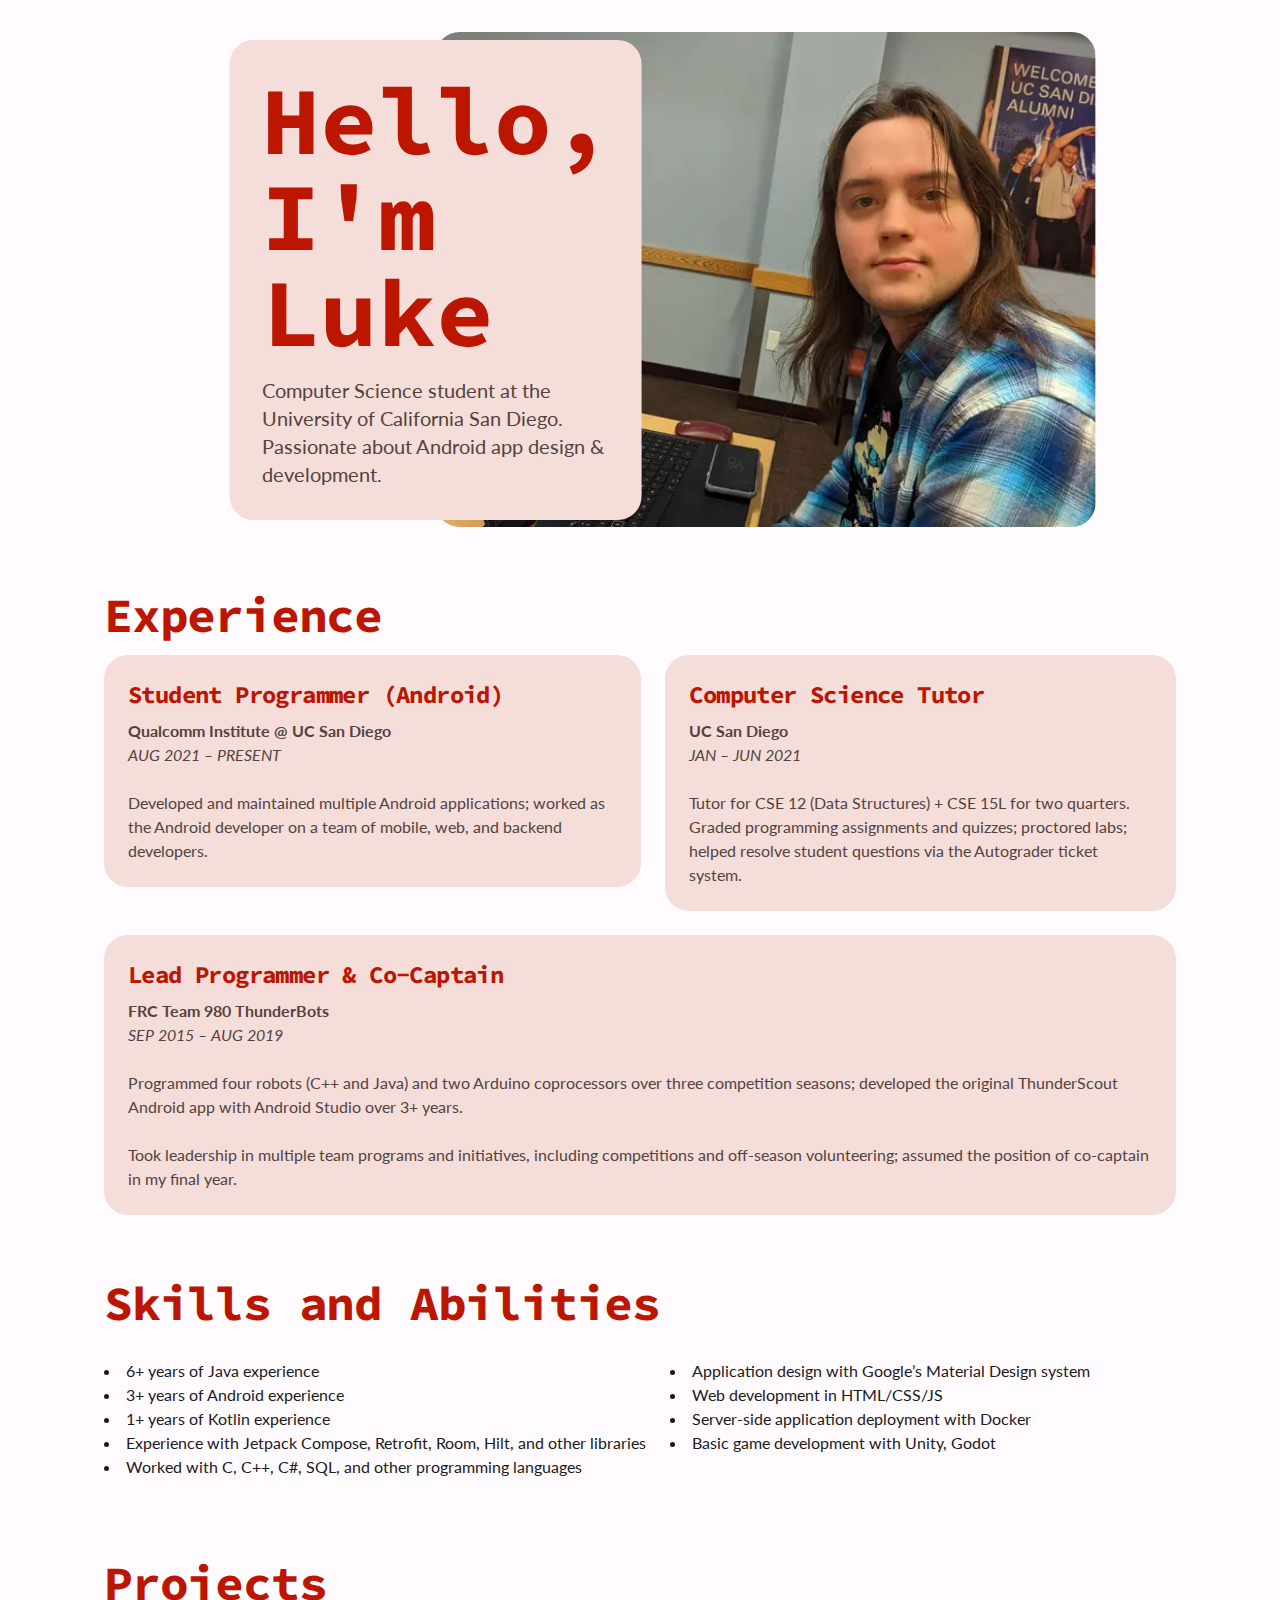
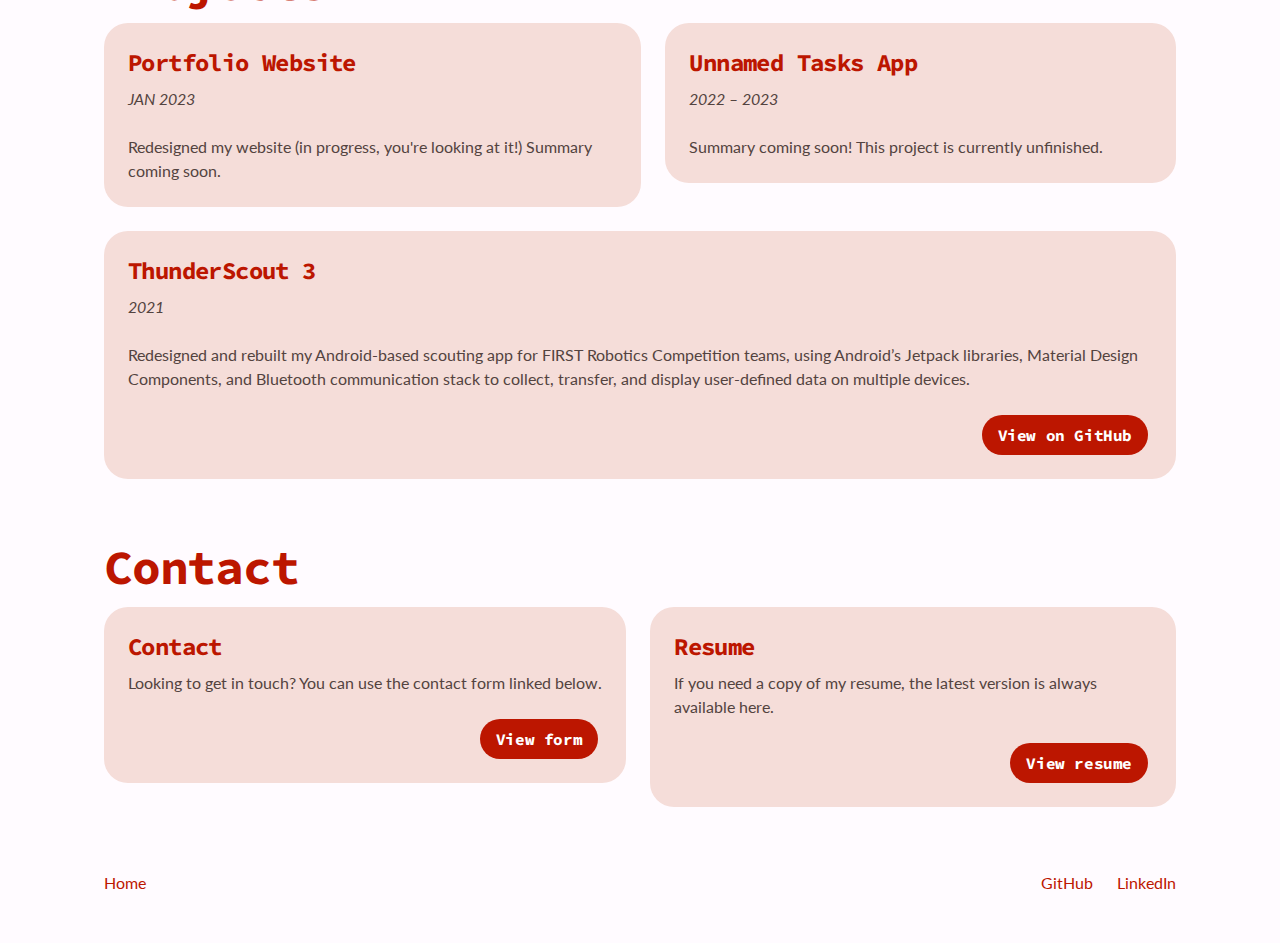
<file: index.html>
<!DOCTYPE html>
<html lang="en">
  <head>
    <meta charset="utf-8">
    <meta name="viewport" content="width=device-width">
    <meta name="color-scheme" content="light dark">
    <link rel="stylesheet" href="./styles.css">
    <link
      rel="stylesheet"
      href="https://fonts.googleapis.com/css2?family=Lato:ital,wght@0,400;0,700;1,400&amp;family=Source+Code+Pro:wght@700&amp;display=swap"
    >
    <!--<link rel="stylesheet" href="https://fonts.googleapis.com/css2?family=Material+Symbols+Outlined:opsz,wght,FILL,GRAD@48,400,0,0">-->
    <link rel="icon" href="./favicon.png">
    <title>Luke Myers</title>
  </head>
  <body>
    <header class="card main-header">
      <div class="card-content">
        <h1>Hello, I'm Luke</h1>
        <p>
          Computer Science student at the University of California San Diego.
          Passionate about Android app design & development.
        </p>
      </div>
      <picture>
        <img
          srcset="assets/images/header-640.webp 640w, assets/images/header-960.webp 960w, assets/images/header-1920.webp 1920w"
          sizes="50svw"
          alt="Photo of me!"
          src="assets/images/header-640.webp"
        />
      </picture>
    </header>
    <main>
      <section>
        <h2>Experience</h2>
        <div class="flex-layout flex-row">
          <div class="flex-item card card-content">
            <h3>Student Programmer (Android)</h3>
            <p><strong>Qualcomm Institute @ UC San Diego</strong></p>
            <p><em class="uppercase">Aug 2021 – Present</em></p>
            <p>&nbsp;</p>
            <p>
              Developed and maintained multiple Android applications; worked as
              the Android developer on a team of mobile, web, and backend
              developers.
            </p>
          </div>
          <div class="flex-item card card-content">
            <h3>Computer Science Tutor</h3>
            <p><strong>UC San Diego</strong></p>
            <p><em class="uppercase">Jan – Jun 2021</em></p>
            <p>&nbsp;</p>
            <p>
              Tutor for CSE 12 (Data Structures) + CSE 15L for two quarters.
              Graded programming assignments and quizzes; proctored labs; helped
              resolve student questions via the Autograder ticket system.
            </p>
          </div>
          <div class="flex-item card card-content">
            <h3>Lead Programmer & Co-Captain</h3>
            <p><strong>FRC Team 980 ThunderBots</strong></p>
            <p><em class="uppercase">Sep 2015 – Aug 2019</em></p>
            <p>&nbsp;</p>
            <p>
              Programmed four robots (C++ and Java) and two Arduino coprocessors
              over three competition seasons; developed the original
              ThunderScout Android app with Android Studio over 3+ years.
            </p>
            <p>&nbsp;</p>
            <p>
              Took leadership in multiple team programs and initiatives,
              including competitions and off-season volunteering; assumed the
              position of co-captain in my final year.
            </p>
          </div>
        </div>
      </section>
      <!--<section>
        <h2>Education</h2>
        <div class="flex-layout flex-row">
          <div class="flex-item card card-content surface">
            Describe my education at UC San Diego. Duis aute irure dolor in
            reprehenderit in voluptate velit esse cillum dolore eu fugiat nulla
            pariatur. Excepteur sint occaecat cupidatat non proident, sunt in
            culpa qui officia deserunt mollit anim id est laborum.
          </div>
        </div>
      </section>-->
      <section>
        <h2>Skills and Abilities</h2>
        <div class="flex-layout flex-row">
          <ul class="flex-item">
            <li>6+ years of Java experience</li>
            <li>3+ years of Android experience</li>
            <li>1+ years of Kotlin experience</li>
            <li>
              Experience with Jetpack Compose, Retrofit, Room, Hilt, and other
              libraries
            </li>
            <li>
              Worked with C, C++, C#, SQL, and other programming languages
            </li>
          </ul>
          <ul class="flex-item">
            <li>Application design with Google’s Material Design system</li>
            <li>Web development in HTML/CSS/JS</li>
            <li>Server-side application deployment with Docker</li>
            <li>Basic game development with Unity, Godot</li>
          </ul>
        </div>
      </section>
      <section>
        <h2>Projects</h2>
        <div class="flex-layout flex-row">
          <div class="flex-item card">
            <div class="card-content">
              <h3>Portfolio Website</h3>
              <p><em class="uppercase">Jan 2023</em></p>
              <p>&nbsp;</p>
              <p>
                Redesigned my website (in progress, you're looking at it!)
                Summary coming soon.
              </p>
            </div>
          </div>
          <div class="flex-item card">
            <div class="card-content">
              <h3>Unnamed Tasks App</h3>
              <p><em class="uppercase">2022 – 2023</em></p>
              <p>&nbsp;</p>
              <p>Summary coming soon! This project is currently unfinished.</p>
            </div>
          </div>
          <div class="flex-item card">
            <div class="card-content">
              <h3>ThunderScout 3</h3>
              <p><em class="uppercase">2021</em></p>
              <p>&nbsp;</p>
              <p>
                Redesigned and rebuilt my Android-based scouting app for FIRST
                Robotics Competition teams, using Android’s Jetpack libraries,
                Material Design Components, and Bluetooth communication stack to
                collect, transfer, and display user-defined data on multiple
                devices.
              </p>
              <p>&nbsp;</p>
              <div class="action-group">
                <a
                  class="action"
                  href="https://github.com/19lmyers/ThunderScout/"
                  ><span class="text">View on GitHub</span></a
                >
              </div>
            </div>
          </div>
        </div>
      </section>
      <section>
        <h2>Contact</h2>
        <div class="flex-layout">
          <div class="flex-item card card-content">
            <h3>Contact</h3>
            <p>
              Looking to get in touch? You can use the contact form linked
              below.
            </p>
            <p>&nbsp;</p>
            <div class="action-group">
              <a class="action" href="./contact.html"
                ><span class="text">View form</span></a
              >
            </div>
          </div>
          <div class="flex-item card card-content">
            <h3>Resume</h3>
            <p>
              If you need a copy of my resume, the latest version is always
              available here.
            </p>
            <p>&nbsp;</p>
            <div class="action-group">
              <a
                class="action"
                href="./resume.pdf"
                target="_blank"
                rel="noopener noreferrer"
                ><span class="text">View resume</span></a
              >
            </div>
          </div>
        </div>
      </section>
    </main>
    <footer class="flex-layout">
      <div class="flex-item"><a href="./">Home</a></div>
      <div class="flex-item">
        <a href="https://github.com/19lmyers">GitHub</a>
      </div>
      <div class="flex-item">
        <a href="https://www.linkedin.com/in/luke-myers-dev/">LinkedIn</a>
      </div>
    </footer>
  </body>
</html>
</file>
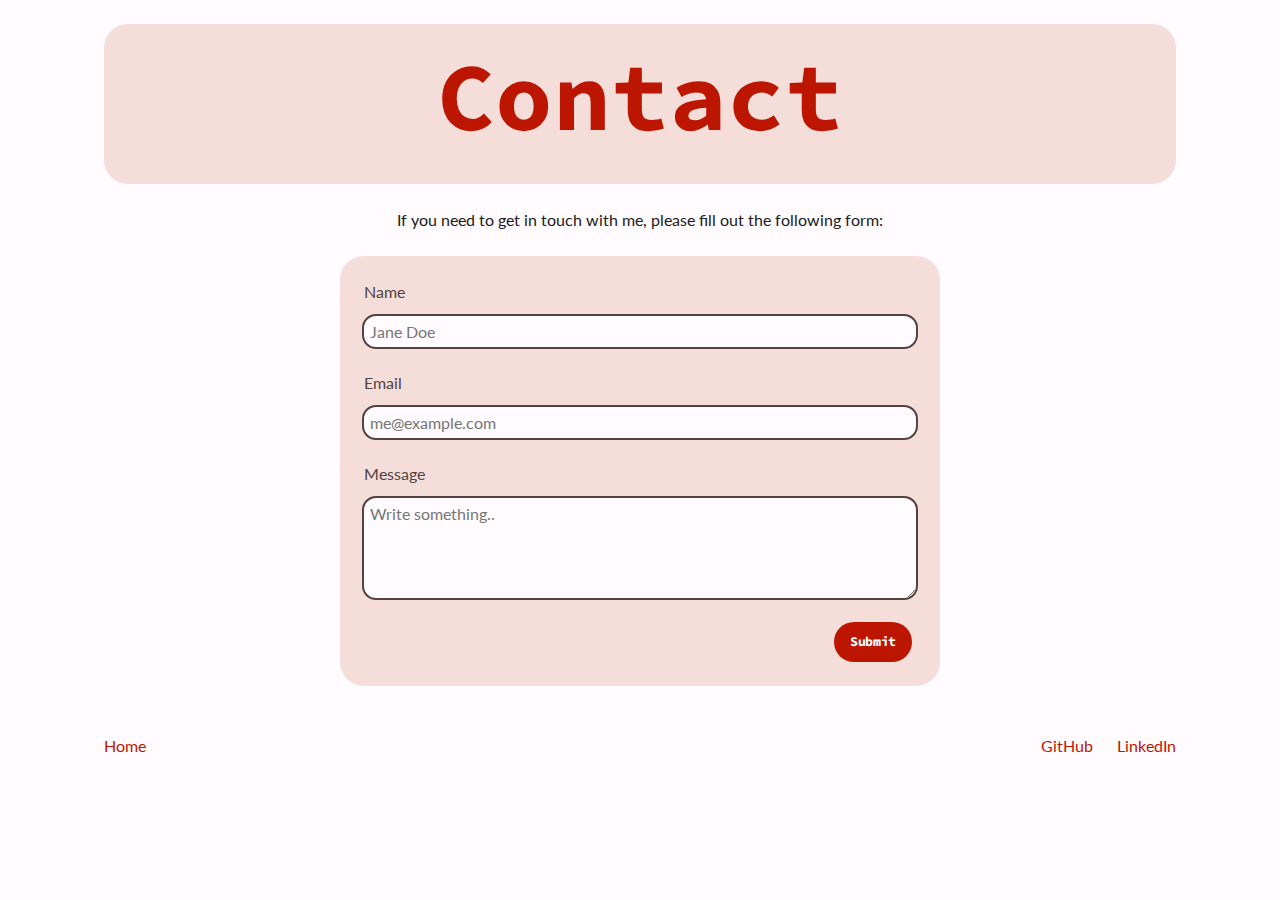
<file: contact.html>
<!DOCTYPE html>
<html lang="en">
  <head>
    <meta charset="utf-8">
    <meta name="viewport" content="width=device-width">
    <meta name="color-scheme" content="light dark">
    <link rel="stylesheet" href="./styles.css">
    <link
      rel="stylesheet"
      href="https://fonts.googleapis.com/css2?family=Lato:ital,wght@0,400;0,700;1,400&amp;family=Source+Code+Pro:wght@700&amp;display=swap"
    >
    <!--<link rel="stylesheet" href="https://fonts.googleapis.com/css2?family=Material+Symbols+Outlined:opsz,wght,FILL,GRAD@48,400,0,0">-->
    <link rel="icon" href="./favicon.png">
    <title>Contact | Luke Myers</title>
  </head>
  <body>
    <header class="card card-content text-center">
      <h1>Contact</h1>
    </header>
    <main class="form">
      <div class="flex-layout flex-column">
        <p class="flex-item card surface center text-center">
          If you need to get in touch with me, please fill out the following
          form:
        </p>
        <form class="flex-item card card-content center text-center" action="#">
          <label for="name" class="text-left">Name</label>
          <input
            type="text"
            id="name"
            name="name"
            placeholder="Jane Doe"
            required="required"
          />

          <label for="email" class="text-left">Email</label>
          <input
            type="email"
            id="email"
            name="name"
            placeholder="me@example.com"
            required="required"
          />

          <label for="message" class="text-left">Message</label>
          <textarea
            id="message"
            name="message"
            placeholder="Write something.."
            required="required"
          ></textarea>

          <div class="action-group">
            <input class="action" type="submit" value="Submit" />
          </div>
        </form>
      </div>
    </main>
    <footer class="flex-layout">
      <div class="flex-item"><a href="./">Home</a></div>
      <div class="flex-item">
        <a href="https://github.com/19lmyers">GitHub</a>
      </div>
      <div class="flex-item">
        <a href="https://www.linkedin.com/in/luke-myers-dev/">LinkedIn</a>
      </div>
    </footer>
  </body>
</html>
</file>
<file: styles.css>
/* Color Vars & Theming */
:root {
  --color-primary-light: #bc1600;
  --color-onPrimary-light: #ffffff;
  --color-primaryContainer-light: #ffdad4;
  --color-onPrimaryContainer-light: #3f0300;
  --color-secondary-light: #775650;
  --color-onSecondary-light: #ffffff;
  --color-secondaryContainer-light: #ffdad4;
  --color-onSecondaryContainer-light: #2c1511;
  --color-tertiary-light: #006688;
  --color-onTertiary-light: #ffffff;
  --color-tertiaryContainer-light: #c1e8ff;
  --color-onTertiaryContainer-light: #001e2b;
  --color-error-light: #ba1a1a;
  --color-onError-light: #ffffff;
  --color-errorContainer-light: #ffdad6;
  --color-onErrorContainer-light: #410002;
  --color-background-light: #fffbff;
  --color-onBackground-light: #201a19;
  --color-surface-light: #fffbff;
  --color-onSurface-light: #201a19;
  --color-surfaceVariant-light: #f5ddd9;
  --color-onSurfaceVariant-light: #534340;
  --color-outline-light: #857370;
  --color-outlineVariant-light: #d8c2be;
  --color-shadow-light: #000000;
  --color-scrim-light: #000000;
  --color-primary-dark: #ffb4a6;
  --color-onPrimary-dark: #660700;
  --color-primaryContainer-dark: #900e00;
  --color-onPrimaryContainer-dark: #ffdad4;
  --color-secondary-dark: #e7bdb5;
  --color-onSecondary-dark: #5d3f3a;
  --color-secondaryContainer-dark: #5d3f3a;
  --color-onSecondaryContainer-dark: #ffdad4;
  --color-tertiary-dark: #75d1ff;
  --color-onTertiary-dark: #003548;
  --color-tertiaryContainer-dark: #004d67;
  --color-onTertiaryContainer-dark: #c1e8ff;
  --color-error-dark: #ffb4ab;
  --color-onError-dark: #690005;
  --color-errorContainer-dark: #93000a;
  --color-onErrorContainer-dark: #ffb4ab;
  --color-background-dark: #201a19;
  --color-onBackground-dark: #ede0dd;
  --color-surface-dark: #201a19;
  --color-onSurface-dark: #ede0dd;
  --color-surfaceVariant-dark: #534340;
  --color-onSurfaceVariant-dark: #d8c2be;
  --color-outline-dark: #a08c89;
  --color-outlineVariant-dark: #534340;
  --color-shadow-dark: #000000;
  --color-scrim-dark: #000000;
}
@media (prefers-color-scheme: light) {
  :root {
    --color-primary: var(--color-primary-light);
    --color-onPrimary: var(--color-onPrimary-light);
    --color-primaryContainer: var(--color-primaryContainer-light);
    --color-onPrimaryContainer: var(--color-onPrimaryContainer-light);
    --color-secondary: var(--color-secondary-light);
    --color-onSecondary: var(--color-onSecondary-light);
    --color-secondaryContainer: var(--color-secondaryContainer-light);
    --color-onSecondaryContainer: var(--color-onSecondaryContainer-light);
    --color-tertiary: var(--color-tertiary-light);
    --color-onTertiary: var(--color-onTertiary-light);
    --color-tertiaryContainer: var(--color-tertiaryContainer-light);
    --color-onTertiaryContainer: var(--color-onTertiaryContainer-light);
    --color-error: var(--color-error-light);
    --color-onError: var(--color-onError-light);
    --color-errorContainer: var(--color-errorContainer-light);
    --color-onErrorContainer: var(--color-onErrorContainer-light);
    --color-background: var(--color-background-light);
    --color-onBackground: var(--color-onBackground-light);
    --color-surface: var(--color-surface-light);
    --color-onSurface: var(--color-onSurface-light);
    --color-surfaceVariant: var(--color-surfaceVariant-light);
    --color-onSurfaceVariant: var(--color-onSurfaceVariant-light);
    --color-outline: var(--color-outline-light);
    --color-outlineVariant: var(--color-outlineVariant-light);
    --color-shadow: var(--color-shadow-light);
    --color-scrim: var(--color-scrim-light);
  }
}
@media (prefers-color-scheme: dark) {
  :root {
    --color-primary: var(--color-primary-dark);
    --color-onPrimary: var(--color-onPrimary-dark);
    --color-primaryContainer: var(--color-primaryContainer-dark);
    --color-onPrimaryContainer: var(--color-onPrimaryContainer-dark);
    --color-secondary: var(--color-secondary-dark);
    --color-onSecondary: var(--color-onSecondary-dark);
    --color-secondaryContainer: var(--color-secondaryContainer-dark);
    --color-onSecondaryContainer: var(--color-onSecondaryContainer-dark);
    --color-tertiary: var(--color-tertiary-dark);
    --color-onTertiary: var(--color-onTertiary-dark);
    --color-tertiaryContainer: var(--color-tertiaryContainer-dark);
    --color-onTertiaryContainer: var(--color-onTertiaryContainer-dark);
    --color-error: var(--color-error-dark);
    --color-onError: var(--color-onError-dark);
    --color-errorContainer: var(--color-errorContainer-dark);
    --color-onErrorContainer: var(--color-onErrorContainer-dark);
    --color-background: var(--color-background-dark);
    --color-onBackground: var(--color-onBackground-dark);
    --color-surface: var(--color-surface-dark);
    --color-onSurface: var(--color-onSurface-dark);
    --color-surfaceVariant: var(--color-surfaceVariant-dark);
    --color-onSurfaceVariant: var(--color-onSurfaceVariant-dark);
    --color-outline: var(--color-outline-dark);
    --color-outlineVariant: var(--color-outlineVariant-dark);
    --color-shadow: var(--color-shadow-dark);
    --color-scrim: var(--color-scrim-dark);
  }
}

/* Reset Styles */
input,
textarea {
  border: none;
  background-image: none;
  background-color: transparent;
  box-shadow: none;
}

input:focus,
textarea:focus {
  outline: none;
}

/* Base Styles */
*,
*:after,
*:before {
  box-sizing: border-box;

  transition-timing-function: cubic-bezier(0.4, 0, 0.2, 1);
  transition-duration: 0.25s;
}

body {
  color: var(--color-onBackground);
  background-color: var(--color-background);
  font-family: Lato, sans-serif;
  line-height: 1.5;
}

::selection {
  color: var(--color-onTertiary);
  background-color: var(--color-tertiary);
}

h1,
h2,
h3,
h4,
h5,
h6 {
  font-family: 'Source Code Pro', monospace;
  font-weight: 700;
}

blockquote,
dd,
dl,
figure,
h1,
h2,
h3,
h4,
h5,
h6,
hr,
p,
pre {
  margin: 0;
}

a {
  color: var(--color-primary);
  text-decoration: inherit;
}

a:hover {
  color: var(--color-tertiary);
  box-shadow: inset 0 0 0 var(--color-tertiary), 0 3px 0 var(--color-tertiary);
}

a:focus {
  box-shadow: 0 0 0 3px var(--color-tertiary);
  outline: 2px solid transparent;
  outline-offset: 2px;
}

strong {
  font-weight: 700;
}
em {
  font-style: italic;
}

.uppercase {
  text-transform: uppercase;
}
.text-center {
  text-align: center;
}
.text-left {
  text-align: left;
}

.center {
  margin: auto;
}

/* Section */
section {
  margin: 3rem 1.5rem;
}

@media (min-width: 640px) {
  section {
    margin: 3rem;
  }
}

@media (min-width: 1024px) {
  section {
    margin: 4rem 6rem;
  }
}

section h2 {
  color: var(--color-primary);
  font-size: 2.25rem;
  line-height: 2.25rem;
  letter-spacing: -0.025em;
  padding-bottom: 1rem;
}

@media (min-width: 1280px) {
  section h2 {
    font-size: 3rem;
    line-height: 1;
  }
}

/* Flex Layout */
.flex-layout {
  display: flex;
  flex-direction: row;
  flex-wrap: wrap;
  gap: 1.5rem;
}

.flex-column {
  flex-direction: column;
}

.flex-row {
  flex-direction: row;
}

.flex-row-reverse {
  flex-direction: row-reverse;
}

/* Flex Item */
.flex-item {
  flex: 0 1 auto;
}

/* Card */
.card {
  color: var(--color-onSurfaceVariant);
  background-color: var(--color-surfaceVariant);
  border-radius: 1.5rem;
  display: flex;
  flex-direction: column;
  flex: 1 1 auto;
  width: min-content;
  height: min-content;
  min-width: 250px;
}

@media (min-width: 640px) {
  .card {
    min-width: 400px;
  }
}

.card-content {
  padding: 1.5rem;
}

.card picture {
  display: flex;
  width: 100%;
  height: 100%;
}

.card img {
  background-color: var(--color-primary);
  border-radius: 1.5rem 1.5rem 0 0;

  width: 100%;
  max-height: 35svh;

  object-fit: cover;
}

@media screen {
  .card img {
    border-radius: 1.5rem 1.5rem 0 0;
  }
}

.card > img {
  border-radius: 1.5rem;
}

@media (min-width: 640px) {
  .card img {
    max-height: 30svh;
  }

  .card.img-large img {
    max-height: 60svh;
  }
}

.card h3 {
  color: var(--color-primary);
  font-size: 1.5rem;
  line-height: 2rem;
  letter-spacing: -0.025em;
  margin-bottom: 0.5rem;
}

.surface {
  color: var(--color-onSurface);
  background-color: var(--color-surface);
}

/* Action Links */
.action-group {
  margin-top: auto;
  display: flex;
  justify-content: flex-end;
}

.action {
  padding: 0.5rem 1rem;
  margin: 0 0.25rem;
  color: var(--color-onPrimary);
  background-color: var(--color-primary);
  border-radius: 1.75rem;
  display: flex;
  width: fit-content;
}

.action:hover {
  color: var(--color-onSecondary);
  background-color: var(--color-secondary);
  border-radius: 0.75rem;
  text-decoration: none;
  box-shadow: none;
}

.action:active {
  color: var(--color-onTertiary);
  background-color: var(--color-tertiary);
}

.action .text,
input.action {
  font-family: 'Source Code Pro', monospace;
  font-weight: 700;
  line-height: 1.5rem;
  letter-spacing: -0.025em;
}

/* Header */
header.card {
  margin: 1.5rem;
  width: auto;
}

header h1 {
  color: var(--color-primary);
  font-size: 3.75rem;
  line-height: 1;
  padding-bottom: 1rem;
}

header p {
  font-size: 1.125rem;
  line-height: 1.75rem;
}

header img,
header.card img {
  border-radius: 1.5rem;

  height: inherit;
  min-width: 50svw;
  max-height: 75svh;
}

@media screen and (min-width: 640px) {
  header.main-header {
    width: auto;
    margin: 2rem 4rem 3rem;

    display: flex;
    flex-direction: row;
    align-items: center;
    justify-content: center;

    color: var(--color-onSurface);
    background-color: var(--color-surface);

    transform: translateX(-7.5%);
  }

  header.main-header .card-content {
    width: min-content;
    height: min-content;

    color: var(--color-onSurfaceVariant);
    background-color: var(--color-surfaceVariant);
    border-radius: 1.5rem;

    transform: translateX(50%);

    padding: 2rem;
  }
}

@media (min-width: 1024px) {
  header.card {
    margin-left: 6rem;
    margin-right: 6rem;
  }
}

@media (min-width: 1280px) {
  header h1 {
    font-size: 6rem;
  }

  header p {
    font-size: 1.25rem;
  }
}

/* Footer */
footer.flex-layout {
  margin: 3rem;
  width: auto;
  flex-direction: row;
}

@media (min-width: 1024px) {
    footer.flex-layout {
        margin-left: 6rem;
        margin-right: 6rem;
    }
}

footer .flex-item {
  flex: 0 1 auto;
  white-space: nowrap;
}

footer .flex-item:first-child {
    margin-right: auto;
}

/* Bullet */
ul {
  list-style-type: disc;
  list-style-position: inside;
  padding: 0;
}

/* Form */
input,
select,
textarea {
  width: 100%;
  margin-bottom: 1rem;
  background-color: var(--color-surface);
  color: var(--color-onSurface);
}

textarea {
  min-height: 100px;
}

/* Form */
.form .card:not(header) {
  width: 100%;
  max-width: 600px;
}

input,
select,
textarea {
  width: 100%;
  margin-bottom: 1rem;
}

input[type="text"],
input[type="email"],
textarea {
  outline: 2px solid var(--color-onSurfaceVariant);
  border-radius: 0.75rem;

  font-family: Lato, sans-serif;
  font-size: 1em;

  margin: 12px auto 24px auto;
  padding: 6px;
}

input:focus,
textarea:focus {
  box-shadow: 0 0 0 3px var(--color-tertiary);
  outline: 2px solid transparent;
  outline-offset: 2px;
}

textarea {
  min-height: 100px;
}

input[type="submit"] {
  cursor: pointer;
}

/* Print Styles */
@media print {
  .flex-layout {
    gap: 0;
  }

  .card {
    color: var(--color-onBackground);
    background-color: var(--color-background);
  }

  .action {
    color: var(--color-primary);
  }
}
</file>
